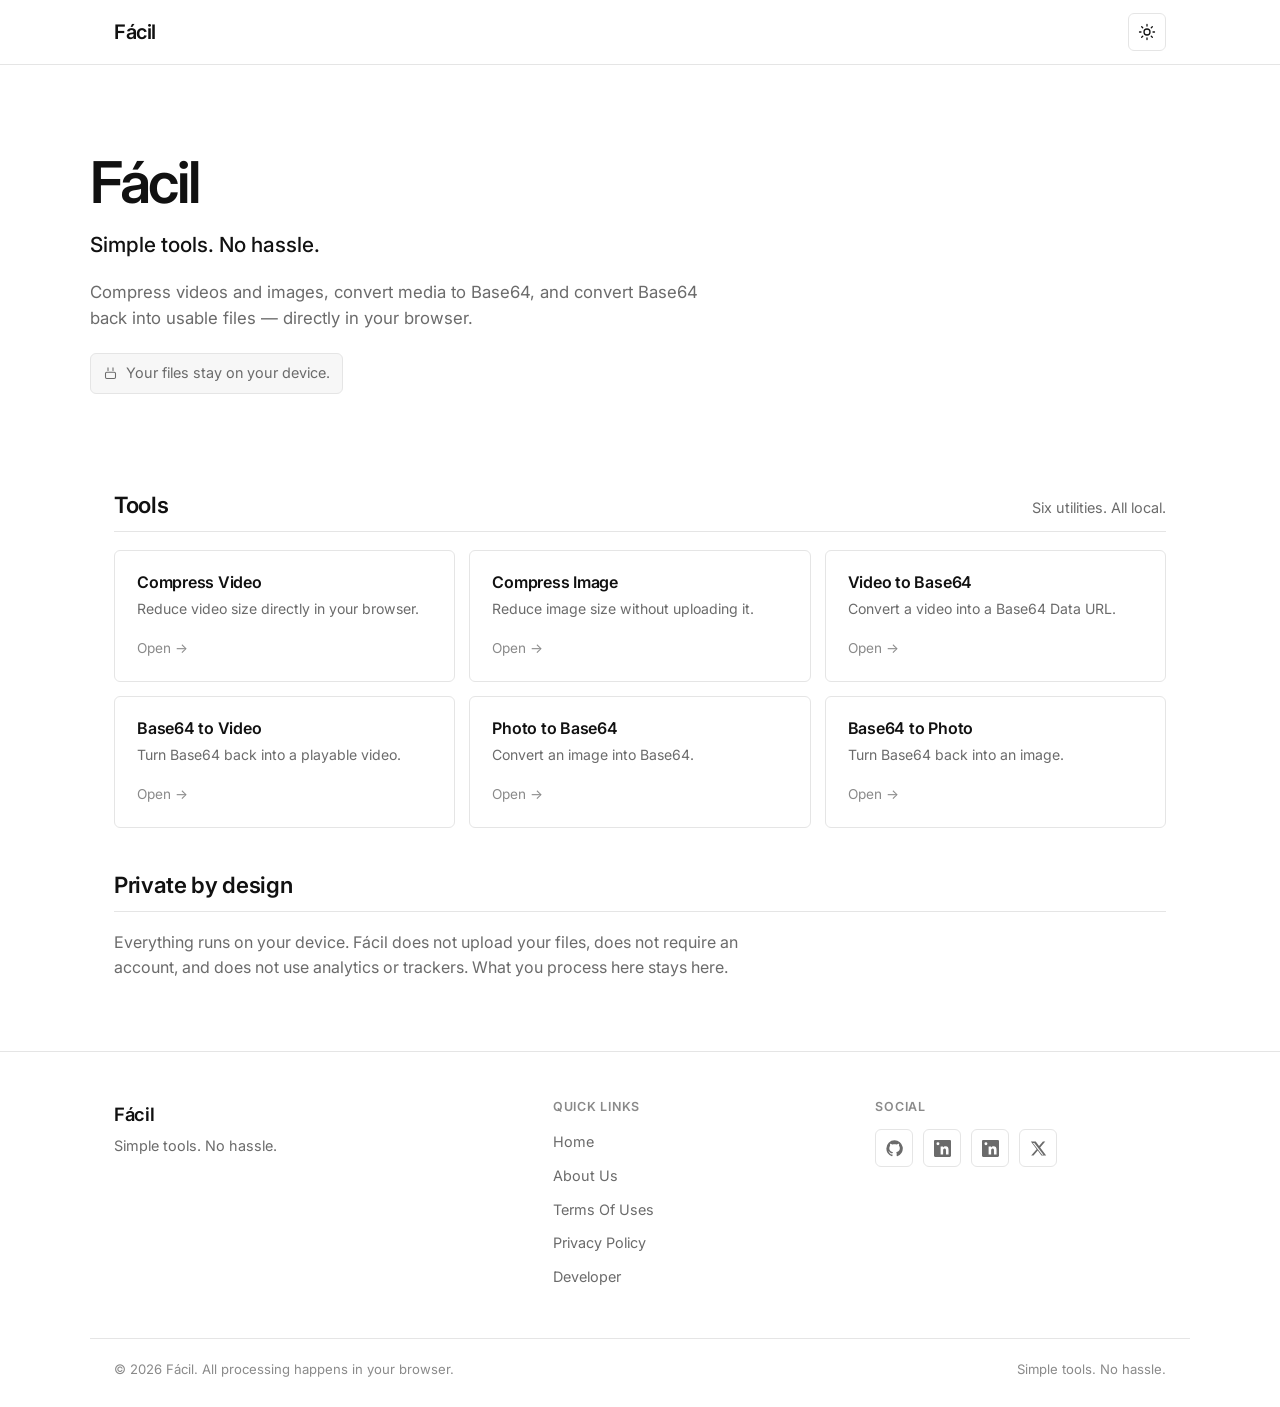
<file: index.html>
<!DOCTYPE html>
<html lang="en" data-theme="light">
<head>
<meta charset="utf-8">
<meta name="viewport" content="width=device-width, initial-scale=1, viewport-fit=cover">
<meta name="theme-color" content="#ffffff">
<meta name="description" content="Compress videos and images and convert media to and from Base64 directly in your browser. No uploads, no accounts.">
<title>Fácil — Simple Video &amp; Image Tools</title>
<link rel="icon" href="favicon.svg" type="image/svg+xml">
<script>(function(){try{var t=localStorage.getItem("facil-theme");if(!t)t=window.matchMedia("(prefers-color-scheme: dark)").matches?"dark":"light";document.documentElement.setAttribute("data-theme",t)}catch(e){}})()</script>
<link rel="preconnect" href="https://fonts.googleapis.com">
<link rel="preconnect" href="https://fonts.gstatic.com" crossorigin>
<link rel="stylesheet" href="https://fonts.googleapis.com/css2?family=Inter:wght@400;500;600;700&display=swap">
<link rel="stylesheet" href="styles.css">
</head>
<body>
<a class="skip-link" href="#main">Skip to content</a>

<header class="site-header">
  <div class="container header-inner">
    <a class="brand" href="index.html">Fácil</a>
    <button class="icon-btn" id="themeToggle" type="button" aria-label="Toggle dark mode" title="Toggle theme">
      <svg viewBox="0 0 24 24" fill="none" stroke="currentColor" stroke-width="1.7" stroke-linecap="round" stroke-linejoin="round" aria-hidden="true">
        <circle cx="12" cy="12" r="4"></circle>
        <path d="M12 2v2M12 20v2M4.9 4.9l1.4 1.4M17.7 17.7l1.4 1.4M2 12h2M20 12h2M4.9 19.1l1.4-1.4M17.7 6.3l1.4-1.4"></path>
      </svg>
    </button>
  </div>
</header>

<main id="main">

  <!-- ================= HOME ================= -->
  <section id="homeView">
    <div class="container hero">
      <h1>Fácil</h1>
      <p class="tagline">Simple tools. No hassle.</p>
      <p class="lead">Compress videos and images, convert media to Base64, and convert Base64 back into usable files — directly in your browser.</p>
      <p class="privacy-line">
        <svg viewBox="0 0 24 24" fill="none" stroke="currentColor" stroke-width="1.7" stroke-linecap="round" stroke-linejoin="round" aria-hidden="true"><rect x="4" y="10" width="16" height="10" rx="2"/><line x1="8" y1="7" x2="8" y2="3"/><line x1="16" y1="7" x2="16" y2="3"/></svg>
        Your files stay on your device.
      </p>
    </div>

    <div class="container">
      <div class="section-head">
        <h2>Tools</h2>
        <p>Six utilities. All local.</p>
      </div>
      <div class="tool-grid">
        <button class="tool-card" data-tool="compress-video" type="button">
          <h3>Compress Video</h3>
          <p>Reduce video size directly in your browser.</p>
          <span class="card-arrow">Open &rarr;</span>
        </button>
        <button class="tool-card" data-tool="compress-image" type="button">
          <h3>Compress Image</h3>
          <p>Reduce image size without uploading it.</p>
          <span class="card-arrow">Open &rarr;</span>
        </button>
        <button class="tool-card" data-tool="video-to-base64" type="button">
          <h3>Video to Base64</h3>
          <p>Convert a video into a Base64 Data URL.</p>
          <span class="card-arrow">Open &rarr;</span>
        </button>
        <button class="tool-card" data-tool="base64-to-video" type="button">
          <h3>Base64 to Video</h3>
          <p>Turn Base64 back into a playable video.</p>
          <span class="card-arrow">Open &rarr;</span>
        </button>
        <button class="tool-card" data-tool="photo-to-base64" type="button">
          <h3>Photo to Base64</h3>
          <p>Convert an image into Base64.</p>
          <span class="card-arrow">Open &rarr;</span>
        </button>
        <button class="tool-card" data-tool="base64-to-photo" type="button">
          <h3>Base64 to Photo</h3>
          <p>Turn Base64 back into an image.</p>
          <span class="card-arrow">Open &rarr;</span>
        </button>
      </div>

      <div class="section-head">
        <h2>Private by design</h2>
      </div>
      <p style="max-width:660px">Everything runs on your device. Fácil does not upload your files, does not require an account, and does not use analytics or trackers. What you process here stays here.</p>
    </div>
  </section>

  <!-- ================= VIDEO COMPRESSOR ================= -->
  <section class="tool-view" id="tool-compress-video" hidden>
    <div class="container">
      <a class="back-link" href="#home">&larr; All tools</a>
      <h1>Compress Video</h1>
      <p class="tool-sub">Reduce a video's file size in your browser. Choose a target size and Fácil encodes a new version locally. Nothing is uploaded.</p>

      <div class="two-col">
        <div class="panel">
          <div class="field">
            <label for="vc-file">Select video</label>
            <input id="vc-file" type="file" accept="video/mp4,video/webm,video/quicktime,video/x-m4v,video/*">
            <p class="help">MP4, WebM, MOV, M4V and other browser-supported formats.</p>
          </div>

          <div class="file-info" id="vc-info" hidden>
            <p class="file-name" id="vc-name">—</p>
            <dl>
              <dt>Size</dt><dd id="vc-size">—</dd>
              <dt>Duration</dt><dd id="vc-duration">—</dd>
              <dt>Resolution</dt><dd id="vc-res">—</dd>
              <dt>Format</dt><dd id="vc-format">—</dd>
            </dl>
          </div>

          <div id="vc-controls" hidden>
            <div class="field">
              <span class="help" style="margin:0 0 6px;display:block;font-weight:500;color:var(--text);font-size:.85rem">Compression Mode</span>
              <div class="chip-row" role="radiogroup" aria-label="Compression mode">
                <label class="chip"><input type="radio" name="vc-mode" value="size" checked>By Size</label>
                <label class="chip"><input type="radio" name="vc-mode" value="quality">By Quality</label>
              </div>
            </div>

            <div class="field" id="vc-size-mode">
              <span class="help" style="margin:0 0 6px;display:block;font-weight:500;color:var(--text);font-size:.85rem">Target size</span>
              <div class="chip-row" role="radiogroup" aria-label="Target size">
                <label class="chip"><input type="radio" name="vc-target" value="30">30 MB</label>
                <label class="chip"><input type="radio" name="vc-target" value="25">25 MB</label>
                <label class="chip"><input type="radio" name="vc-target" value="20">20 MB</label>
                <label class="chip"><input type="radio" name="vc-target" value="custom">Custom</label>
              </div>
            </div>
            <div class="field" id="vc-custom-wrap" hidden>
              <label for="vc-custom">Custom target (MB)</label>
              <input id="vc-custom" type="number" min="0.1" step="0.1" value="15" inputmode="decimal">
            </div>

            <div class="field" id="vc-quality-mode" hidden>
              <label for="vc-quality-slider">Video Quality: <span id="vc-q-val">70</span>%</label>
              <input id="vc-quality-slider" type="range" min="20" max="100" value="70" step="5">
              <p class="help">Lower quality = smaller file. Higher quality = better appearance.</p>
            </div>

            <div class="field">
              <label for="vc-format">Output Format</label>
              <select id="vc-format">
                <option value="video/webm;codecs=vp9,opus">WebM (VP9) - Best compression</option>
                <option value="video/webm;codecs=vp8,opus">WebM (VP8) - Good compression</option>
                <option value="video/mp4">MP4 (H.264) - Wide compatibility</option>
              </select>
              <p class="help">Choose format based on compatibility and compression needs.</p>
            </div>

            <button class="btn btn-primary btn-block" id="vc-run" type="button">Compress Video</button>
          </div>

          <div class="progress-wrap" id="vc-progress" hidden>
            <p class="progress-status" id="vc-status">Preparing video…</p>
            <div class="progress-track"><div class="progress-bar" id="vc-bar"></div></div>
          </div>
          <div class="msg error" id="vc-error" hidden role="alert"></div>
        </div>

        <div>
          <div class="preview-box" id="vc-preview">
            <span class="preview-empty">No video selected</span>
          </div>
          <div class="result-box" id="vc-result" hidden>
            <p class="result-title">Complete</p>
            <div class="result-stats">
              <div class="stat"><div class="k">Original</div><div class="v" id="vc-r-orig">—</div></div>
              <div class="stat"><div class="k">Compressed</div><div class="v" id="vc-r-new">—</div></div>
              <div class="stat"><div class="k">Saved</div><div class="v ok" id="vc-r-saved">—</div></div>
              <div class="stat"><div class="k">Reduction</div><div class="v ok" id="vc-r-pct">—</div></div>
            </div>
            <button class="btn btn-primary btn-block" id="vc-download" type="button">Download Compressed Video</button>
          </div>
          <p class="help mt-16">Compression re-encodes the video in real time, so it takes about as long as the video's duration. The output is a close approximation of your target, not an exact match. WebM formats offer better compression.</p>
        </div>
      </div>
    </div>
  </section>

  <!-- ================= IMAGE COMPRESSOR ================= -->
  <section class="tool-view" id="tool-compress-image" hidden>
    <div class="container">
      <a class="back-link" href="#home">&larr; All tools</a>
      <h1>Compress Image</h1>
      <p class="tool-sub">Shrink an image without uploading it. Pick a quality or aim for a target size, and choose the output format.</p>

      <div class="two-col">
        <div class="panel">
          <div class="field">
            <label for="ic-file">Select image</label>
            <input id="ic-file" type="file" accept="image/jpeg,image/png,image/webp,image/*">
          </div>

          <div class="file-info" id="ic-info" hidden>
            <p class="file-name" id="ic-name">—</p>
            <dl>
              <dt>Size</dt><dd id="ic-size">—</dd>
              <dt>Dimensions</dt><dd id="ic-dims">—</dd>
              <dt>Format</dt><dd id="ic-fmt">—</dd>
            </dl>
          </div>

          <div id="ic-controls" hidden>
            <div class="field">
              <label for="ic-quality">Compression quality: <span id="ic-q-val">80</span>%</label>
              <input id="ic-quality" type="range" min="10" max="100" value="80" step="1">
              <p class="help">Lower quality means a smaller file. Applies to JPEG and WebP.</p>
            </div>
            <div class="field">
              <label for="ic-format">Output format</label>
              <select id="ic-format">
                <option value="image/jpeg">JPEG</option>
                <option value="image/webp">WebP</option>
                <option value="image/png">PNG (lossless)</option>
              </select>
            </div>
            <div class="field">
              <label for="ic-target">Target size (optional, KB)</label>
              <input id="ic-target" type="number" min="1" step="1" placeholder="e.g. 300" inputmode="numeric">
              <p class="help">Leave blank to use the quality slider. Target size is not available for PNG.</p>
            </div>
            <button class="btn btn-primary btn-block" id="ic-run" type="button">Compress Image</button>
          </div>

          <div class="msg error" id="ic-error" hidden role="alert"></div>
        </div>

        <div>
          <div class="preview-box" id="ic-preview">
            <span class="preview-empty">No image selected</span>
          </div>
          <div class="result-box" id="ic-result" hidden>
            <p class="result-title">Complete</p>
            <div class="result-stats">
              <div class="stat"><div class="k">Original</div><div class="v" id="ic-r-orig">—</div></div>
              <div class="stat"><div class="k">Compressed</div><div class="v" id="ic-r-new">—</div></div>
              <div class="stat"><div class="k">Saved</div><div class="v ok" id="ic-r-saved">—</div></div>
              <div class="stat"><div class="k">Reduction</div><div class="v ok" id="ic-r-pct">—</div></div>
            </div>
            <button class="btn btn-primary btn-block" id="ic-download" type="button">Download Compressed Image</button>
          </div>
        </div>
      </div>
    </div>
  </section>

  <!-- ================= VIDEO TO BASE64 ================= -->
  <section class="tool-view" id="tool-video-to-base64" hidden>
    <div class="container">
      <a class="back-link" href="#home">&larr; All tools</a>
      <h1>Video to Base64</h1>
      <p class="tool-sub">Convert a video into a Base64 Data URL, entirely on your device.</p>

      <div class="two-col">
        <div class="panel">
          <div class="field">
            <label for="vb-file">Select video</label>
            <input id="vb-file" type="file" accept="video/*">
          </div>
          <div class="file-info" id="vb-info" hidden>
            <p class="file-name" id="vb-name">—</p>
            <dl>
              <dt>Size</dt><dd id="vb-size">—</dd>
              <dt>Format</dt><dd id="vb-format">—</dd>
            </dl>
          </div>

          <div id="vb-options" hidden>
            <div class="field">
              <label for="vb-chunk-size">Processing Method</label>
              <select id="vb-chunk-size">
                <option value="auto">Auto (recommended)</option>
                <option value="full">Load entire file</option>
                <option value="chunked">Process in chunks (for large files)</option>
              </select>
              <p class="help">Choose 'Chunked' for very large videos to reduce memory usage.</p>
            </div>
          </div>

          <button class="btn btn-primary btn-block" id="vb-run" type="button" hidden>Convert to Base64</button>
          <div class="progress-wrap" id="vb-progress" hidden>
            <p class="progress-status" id="vb-status">Reading file…</p>
            <div class="progress-track"><div class="progress-bar" id="vb-bar"></div></div>
          </div>
          <div class="msg warn" id="vb-warn" hidden>Large videos can produce extremely large Base64 strings (roughly 33% bigger than the file itself). This may use significant memory and the text may be slow to copy.</div>
          <div class="msg error" id="vb-error" hidden role="alert"></div>
        </div>

        <div>
          <div class="field">
            <div class="spread">
              <label for="vb-output">Base64 output</label>
              <span class="count-note" id="vb-count"></span>
            </div>
            <textarea id="vb-output" readonly placeholder="Base64 output appears here…" spellcheck="false" aria-label="Base64 output"></textarea>
          </div>
          <div class="row">
            <button class="btn btn-sm" id="vb-copy" type="button" disabled>Copy</button>
            <button class="btn btn-sm" id="vb-download" type="button" disabled>Download .txt</button>
          </div>
        </div>
      </div>
    </div>
  </section>

  <!-- ================= BASE64 TO VIDEO ================= -->
  <section class="tool-view" id="tool-base64-to-video" hidden>
    <div class="container">
      <a class="back-link" href="#home">&larr; All tools</a>
      <h1>Base64 to Video</h1>
      <p class="tool-sub">Paste a Base64 Data URL or raw Base64 and turn it back into a playable video. Decoding happens locally.</p>

      <div class="two-col">
        <div class="panel">
          <div class="field">
            <label for="bv-input">Base64 input</label>
            <textarea id="bv-input" placeholder="data:video/mp4;base64,… or raw Base64" spellcheck="false"></textarea>
          </div>
          <div class="field">
            <label for="bv-mime">MIME type (if not included in the string)</label>
            <select id="bv-mime">
              <option value="">Auto-detect</option>
              <option value="video/mp4">video/mp4</option>
              <option value="video/webm">video/webm</option>
              <option value="video/quicktime">video/quicktime (MOV)</option>
              <option value="video/x-m4v">video/x-m4v</option>
            </select>
          </div>
          <button class="btn btn-primary btn-block" id="bv-run" type="button">Decode to Video</button>
          <div class="msg error" id="bv-error" hidden role="alert"></div>
        </div>

        <div>
          <div class="file-info" id="bv-info" hidden>
            <p class="file-name" id="bv-name">—</p>
            <dl>
              <dt>Detected format</dt><dd id="bv-format">—</dd>
              <dt>File size</dt><dd id="bv-size">—</dd>
            </dl>
          </div>
          <div class="preview-box" id="bv-preview">
            <span class="preview-empty">No video decoded</span>
          </div>
          <div class="mt-16">
            <button class="btn btn-primary btn-block" id="bv-download" type="button" disabled>Download Video</button>
          </div>
        </div>
      </div>
    </div>
  </section>

  <!-- ================= PHOTO TO BASE64 ================= -->
  <section class="tool-view" id="tool-photo-to-base64" hidden>
    <div class="container">
      <a class="back-link" href="#home">&larr; All tools</a>
      <h1>Photo to Base64</h1>
      <p class="tool-sub">Convert an image into a Base64 Data URL. Nothing leaves your device.</p>

      <div class="two-col">
        <div class="panel">
          <div class="field">
            <label for="pb-file">Select image</label>
            <input id="pb-file" type="file" accept="image/*">
          </div>
          <div class="file-info" id="pb-info" hidden>
            <p class="file-name" id="pb-name">—</p>
            <dl>
              <dt>Size</dt><dd id="pb-size">—</dd>
              <dt>Format</dt><dd id="pb-format">—</dd>
            </dl>
          </div>
          <button class="btn btn-primary btn-block" id="pb-run" type="button" hidden>Convert to Base64</button>
          <div class="msg warn" id="pb-warn" hidden>Very large images produce very long Base64 strings. This may use significant memory.</div>
          <div class="msg error" id="pb-error" hidden role="alert"></div>
        </div>

        <div>
          <div class="preview-box" id="pb-preview">
            <span class="preview-empty">No image selected</span>
          </div>
          <div class="field mt-16">
            <div class="spread">
              <label for="pb-output">Base64 output</label>
              <span class="count-note" id="pb-count"></span>
            </div>
            <textarea id="pb-output" readonly placeholder="Base64 output appears here…" spellcheck="false" aria-label="Base64 output"></textarea>
          </div>
          <div class="row">
            <button class="btn btn-sm" id="pb-copy" type="button" disabled>Copy</button>
            <button class="btn btn-sm" id="pb-download" type="button" disabled>Download .txt</button>
          </div>
        </div>
      </div>
    </div>
  </section>

  <!-- ================= BASE64 TO PHOTO ================= -->
  <section class="tool-view" id="tool-base64-to-photo" hidden>
    <div class="container">
      <a class="back-link" href="#home">&larr; All tools</a>
      <h1>Base64 to Photo</h1>
      <p class="tool-sub">Paste a Base64 Data URL or raw Base64 and decode it back into an image, locally.</p>

      <div class="two-col">
        <div class="panel">
          <div class="field">
            <label for="bp-input">Base64 input</label>
            <textarea id="bp-input" placeholder="data:image/png;base64,… or raw Base64" spellcheck="false"></textarea>
          </div>
          <div class="field">
            <label for="bp-mime">MIME type (if not included in the string)</label>
            <select id="bp-mime">
              <option value="">Auto-detect</option>
              <option value="image/jpeg">image/jpeg</option>
              <option value="image/png">image/png</option>
              <option value="image/webp">image/webp</option>
              <option value="image/gif">image/gif</option>
            </select>
          </div>
          <button class="btn btn-primary btn-block" id="bp-run" type="button">Decode to Image</button>
          <div class="msg error" id="bp-error" hidden role="alert"></div>
        </div>

        <div>
          <div class="file-info" id="bp-info" hidden>
            <p class="file-name" id="bp-name">—</p>
            <dl>
              <dt>Detected format</dt><dd id="bp-format">—</dd>
              <dt>File size</dt><dd id="bp-size">—</dd>
            </dl>
          </div>
          <div class="preview-box" id="bp-preview">
            <span class="preview-empty">No image decoded</span>
          </div>
          <div class="mt-16">
            <button class="btn btn-primary btn-block" id="bp-download" type="button" disabled>Download Image</button>
          </div>
        </div>
      </div>
    </div>
  </section>

</main>

<footer class="site-footer">
  <div class="container footer-grid">
    <div class="footer-brand">
      <span class="brand">Fácil</span>
      <p>Simple tools. No hassle.</p>
    </div>
    <div class="footer-col">
      <h4>Quick Links</h4>
      <ul>
        <li><a href="index.html">Home</a></li>
        <li><a href="about.html">About Us</a></li>
        <li><a href="terms.html">Terms Of Uses</a></li>
        <li><a href="privacy.html">Privacy Policy</a></li>
        <li><a href="developer.html">Developer</a></li>
      </ul>
    </div>
    <div class="footer-col">
      <h4>Social</h4>
      <div class="socials">
        <a href="https://github.com/ItsNobodyX" target="_blank" rel="noopener noreferrer" aria-label="GitHub: Developer profile">
          <svg viewBox="0 0 24 24" fill="currentColor" aria-hidden="true"><path d="M12 .5A11.5 11.5 0 0 0 .5 12a11.5 11.5 0 0 0 7.86 10.92c.58.1.79-.25.79-.56v-2c-3.2.7-3.88-1.54-3.88-1.54-.53-1.36-1.3-1.72-1.3-1.72-1.05-.72.08-.7.08-.7 1.17.08 1.78 1.2 1.78 1.2 1.03 1.77 2.7 1.26 3.36.96.1-.75.4-1.26.73-1.55-2.55-.28-5.23-1.27-5.23-5.65 0-1.25.45-2.27 1.2-3.07-.12-.3-.52-1.42.1-2.97 0 0 .98-.31 3.2 1.19.93-.26 1.92-.39 2.9-.39.99 0 1.97.13 2.9.39 2.22-1.5 3.2-1.19 3.2-1.19.63 1.55.23 2.68.11 2.97.75.8 1.2 1.82 1.2 3.07 0 4.4-2.68 5.37-5.24 5.64.42.36.8 1.07.8 2.15v3.2c0 .31.21.66.79.56A11.5 11.5 0 0 0 12 .5Z"/></svg>
        </a>
        <a href="https://www.linkedin.com/in/nikhil-kumar-31b914341" target="_blank" rel="noopener noreferrer" aria-label="Developer Profile: Follow me">
          <svg viewBox="0 0 24 24" fill="currentColor" aria-hidden="true"><path d="M20.45 20.45h-3.56v-5.57c0-1.33-.02-3.04-1.85-3.04-1.85 0-2.13 1.45-2.13 2.94v5.67H9.35V9h3.42v1.56h.05c.48-.9 1.65-1.84 3.4-1.84 3.63 0 4.31 2.39 4.31 5.5v6.23zM5.57 7.43a2.06 2.06 0 1 1 0-4.12 2.06 2.06 0 0 1 0 4.12zM4.04 20.45h3.06V9H4.04v11.45zM22.22 0H1.77C.8 0 0 .77 0 1.72v20.56C0 23.23.8 24 1.77 24h20.45c.98 0 1.77-.77 1.77-1.72V1.72C24 .77 23.2 0 22.22 0z"/></svg>
        </a>
        <a href="https://www.linkedin.com/company/kimitechnologies/" target="_blank" rel="noopener noreferrer" aria-label="Company Profile: Follow page">
          <svg viewBox="0 0 24 24" fill="currentColor" aria-hidden="true"><path d="M20.45 20.45h-3.56v-5.57c0-1.33-.02-3.04-1.85-3.04-1.85 0-2.13 1.45-2.13 2.94v5.67H9.35V9h3.42v1.56h.05c.48-.9 1.65-1.84 3.4-1.84 3.63 0 4.31 2.39 4.31 5.5v6.23zM5.57 7.43a2.06 2.06 0 1 1 0-4.12 2.06 2.06 0 0 1 0 4.12zM4.04 20.45h3.06V9H4.04v11.45zM22.22 0H1.77C.8 0 0 .77 0 1.72v20.56C0 23.23.8 24 1.77 24h20.45c.98 0 1.77-.77 1.77-1.72V1.72C24 .77 23.2 0 22.22 0z"/></svg>
        </a>
        <a href="https://x.com/mrnooffline" target="_blank" rel="noopener noreferrer" aria-label="Developer Profile: Follow me">
          <svg viewBox="0 0 24 24" fill="currentColor" aria-hidden="true"><path d="M18.24 2.25h3.31l-7.23 8.26 8.5 11.24h-6.66l-5.22-6.82-5.97 6.82H1.66l7.73-8.84L1.25 2.25h6.83l4.71 6.23 5.45-6.23zm-1.15 18.65h1.84L6.03 4.1H4.04l13.05 16.8z"/></svg>
        </a>
      </div>
    </div>
  </div>
  <div class="container footer-bottom">
    <span>© 2026 Fácil. All processing happens in your browser.</span>
    <span>Simple tools. No hassle.</span>
  </div>
</footer>

<script src="script.js" defer></script>
</body>
</html>
</file>
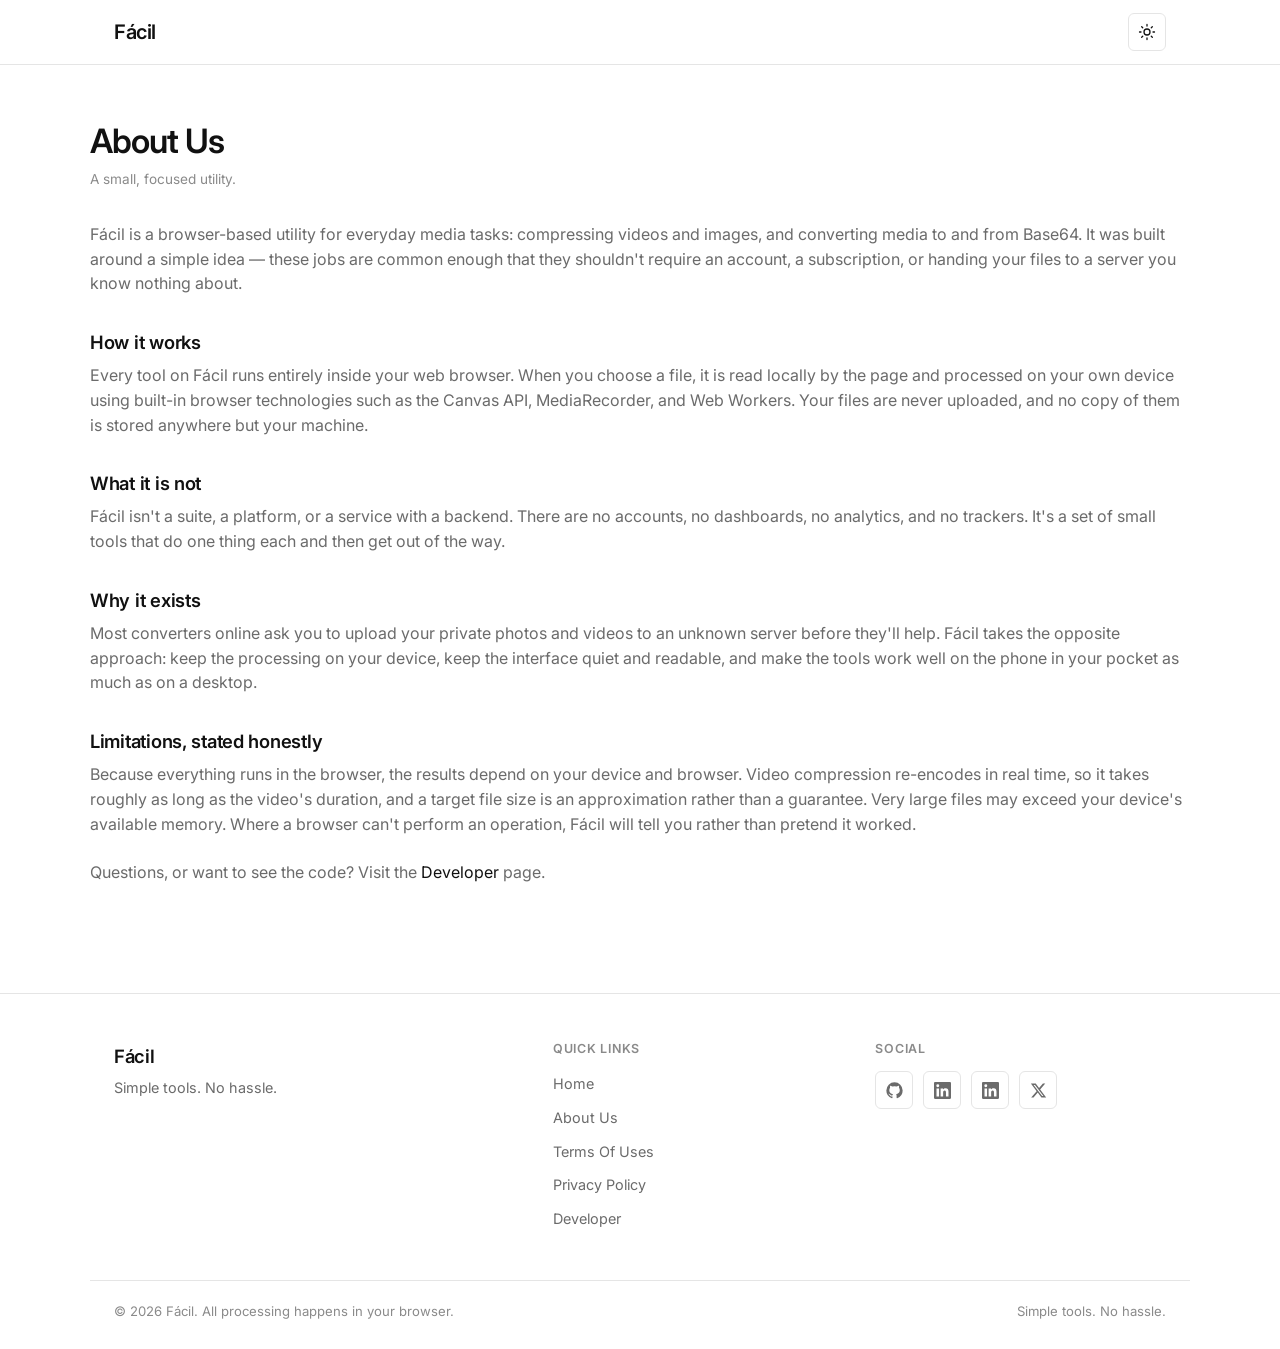
<file: about.html>
<!DOCTYPE html>
<html lang="en" data-theme="light">
<head>
<meta charset="utf-8">
<meta name="viewport" content="width=device-width, initial-scale=1, viewport-fit=cover">
<meta name="theme-color" content="#ffffff">
<meta name="description" content="About Fácil — a small, privacy-first browser utility">
<title>About Us</title>
<link rel="icon" href="favicon.svg" type="image/svg+xml">
<script>(function(){try{var t=localStorage.getItem("facil-theme");if(!t)t=window.matchMedia("(prefers-color-scheme: dark)").matches?"dark":"light";document.documentElement.setAttribute("data-theme",t);}catch(e){}})();</script>
<link rel="preconnect" href="https://fonts.googleapis.com">
<link rel="preconnect" href="https://fonts.gstatic.com" crossorigin>
<link rel="stylesheet" href="https://fonts.googleapis.com/css2?family=Inter:wght@400;500;600;700&display=swap">
<link rel="stylesheet" href="styles.css">
</head>
<body>
<a class="skip-link" href="#main">Skip to content</a>

<header class="site-header">
  <div class="container header-inner">
    <a class="brand" href="index.html">Fácil</a>
    <button class="icon-btn" id="themeToggle" type="button" aria-label="Toggle dark mode" title="Toggle theme">
      <svg viewBox="0 0 24 24" fill="none" stroke="currentColor" stroke-width="1.7" stroke-linecap="round" stroke-linejoin="round" aria-hidden="true">
        <circle cx="12" cy="12" r="4"></circle>
        <path d="M12 2v2M12 20v2M4.9 4.9l1.4 1.4M17.7 17.7l1.4 1.4M2 12h2M20 12h2M4.9 19.1l1.4-1.4M17.7 6.3l1.4-1.4"></path>
      </svg>
    </button>
  </div>
</header>

<main id="main">
  <div class="container page">
    <h1>About Us</h1>
    <p class="updated">A small, focused utility.</p>

    <p>Fácil is a browser-based utility for everyday media tasks: compressing videos and images, and converting media to and from Base64. It was built around a simple idea — these jobs are common enough that they shouldn't require an account, a subscription, or handing your files to a server you know nothing about.</p>

    <h2>How it works</h2>
    <p>Every tool on Fácil runs entirely inside your web browser. When you choose a file, it is read locally by the page and processed on your own device using built-in browser technologies such as the Canvas API, MediaRecorder, and Web Workers. Your files are never uploaded, and no copy of them is stored anywhere but your machine.</p>

    <h2>What it is not</h2>
    <p>Fácil isn't a suite, a platform, or a service with a backend. There are no accounts, no dashboards, no analytics, and no trackers. It's a set of small tools that do one thing each and then get out of the way.</p>

    <h2>Why it exists</h2>
    <p>Most converters online ask you to upload your private photos and videos to an unknown server before they'll help. Fácil takes the opposite approach: keep the processing on your device, keep the interface quiet and readable, and make the tools work well on the phone in your pocket as much as on a desktop.</p>

    <h2>Limitations, stated honestly</h2>
    <p>Because everything runs in the browser, the results depend on your device and browser. Video compression re-encodes in real time, so it takes roughly as long as the video's duration, and a target file size is an approximation rather than a guarantee. Very large files may exceed your device's available memory. Where a browser can't perform an operation, Fácil will tell you rather than pretend it worked.</p>

    <p class="mt-24">Questions, or want to see the code? Visit the <a href="developer.html">Developer</a> page.</p>
  </div>
</main>

<footer class="site-footer">
  <div class="container footer-grid">
    <div class="footer-brand">
      <span class="brand">Fácil</span>
      <p>Simple tools. No hassle.</p>
    </div>
    <div class="footer-col">
      <h4>Quick Links</h4>
      <ul>
        <li><a href="index.html">Home</a></li>
        <li><a href="about.html">About Us</a></li>
        <li><a href="terms.html">Terms Of Uses</a></li>
        <li><a href="privacy.html">Privacy Policy</a></li>
        <li><a href="developer.html">Developer</a></li>
      </ul>
    </div>
    <div class="footer-col">
      <h4>Social</h4>
      <div class="socials">
        <a href="https://github.com/ItsNobodyX" target="_blank" rel="noopener noreferrer" aria-label="GitHub: Developer profile">
          <svg viewBox="0 0 24 24" fill="currentColor" aria-hidden="true"><path d="M12 .5A11.5 11.5 0 0 0 .5 12a11.5 11.5 0 0 0 7.86 10.92c.58.1.79-.25.79-.56v-2c-3.2.7-3.88-1.54-3.88-1.54-.53-1.34-1.29-1.7-1.29-1.7-1.05-.72.08-.7.08-.7 1.16.08 1.77 1.2 1.77 1.2 1.03 1.77 2.7 1.26 3.36.96.1-.75.4-1.26.73-1.55-2.55-.29-5.24-1.28-5.24-5.7 0-1.26.45-2.29 1.19-3.1-.12-.29-.52-1.46.11-3.05 0 0 .97-.31 3.18 1.18a11 11 0 0 1 5.8 0c2.2-1.49 3.17-1.18 3.17-1.18.63 1.59.23 2.76.11 3.05.74.81 1.19 1.84 1.19 3.1 0 4.43-2.7 5.4-5.26 5.69.41.36.78 1.06.78 2.14v3.17c0 .31.2.67.8.56A11.5 11.5 0 0 0 23.5 12 11.5 11.5 0 0 0 12 .5Z"/></svg>
        </a>
        <a href="https://www.linkedin.com/in/nikhil-kumar-31b914341" target="_blank" rel="noopener noreferrer" aria-label="Developer Profile: Follow me">
          <svg viewBox="0 0 24 24" fill="currentColor" aria-hidden="true"><path d="M20.45 20.45h-3.56v-5.57c0-1.33-.02-3.04-1.85-3.04-1.85 0-2.13 1.45-2.13 2.94v5.67H9.35V9h3.42v1.56h.05c.48-.9 1.64-1.85 3.37-1.85 3.6 0 4.27 2.37 4.27 5.46v6.28ZM5.34 7.43a2.06 2.06 0 1 1 0-4.13 2.06 2.06 0 0 1 0 4.13ZM7.12 20.45H3.55V9h3.57v11.45ZM22.22 0H1.77C.79 0 0 .77 0 1.73v20.54C0 23.23.79 24 1.77 24h20.45c.98 0 1.78-.77 1.78-1.73V1.73C24 .77 23.2 0 22.22 0Z"/></svg>
        </a>
        <a href="https://www.linkedin.com/company/kimitechnologies/" target="_blank" rel="noopener noreferrer" aria-label="Company Profile: Follow page">
          <svg viewBox="0 0 24 24" fill="currentColor" aria-hidden="true"><path d="M20.45 20.45h-3.56v-5.57c0-1.33-.02-3.04-1.85-3.04-1.85 0-2.13 1.45-2.13 2.94v5.67H9.35V9h3.42v1.56h.05c.48-.9 1.64-1.85 3.37-1.85 3.6 0 4.27 2.37 4.27 5.46v6.28ZM5.34 7.43a2.06 2.06 0 1 1 0-4.13 2.06 2.06 0 0 1 0 4.13ZM7.12 20.45H3.55V9h3.57v11.45ZM22.22 0H1.77C.79 0 0 .77 0 1.73v20.54C0 23.23.79 24 1.77 24h20.45c.98 0 1.78-.77 1.78-1.73V1.73C24 .77 23.2 0 22.22 0Z"/></svg>
        </a>
        <a href="https://x.com/mrnooffline" target="_blank" rel="noopener noreferrer" aria-label="Developer Profile: Follow me">
          <svg viewBox="0 0 24 24" fill="currentColor" aria-hidden="true"><path d="M18.24 2.25h3.31l-7.23 8.26 8.5 11.24h-6.66l-5.22-6.82-5.97 6.82H1.66l7.73-8.84L1.25 2.25h6.83l4.71 6.23 5.45-6.23Zm-1.16 17.52h1.83L7.02 4.13H5.06l12.02 15.64Z"/></svg>
        </a>
      </div>
    </div>
  </div>
  <div class="container footer-bottom">
    <span>© 2026 Fácil. All processing happens in your browser.</span>
    <span>Simple tools. No hassle.</span>
  </div>
</footer>

<script src="script.js" defer></script>
</body>
</html>
</file>
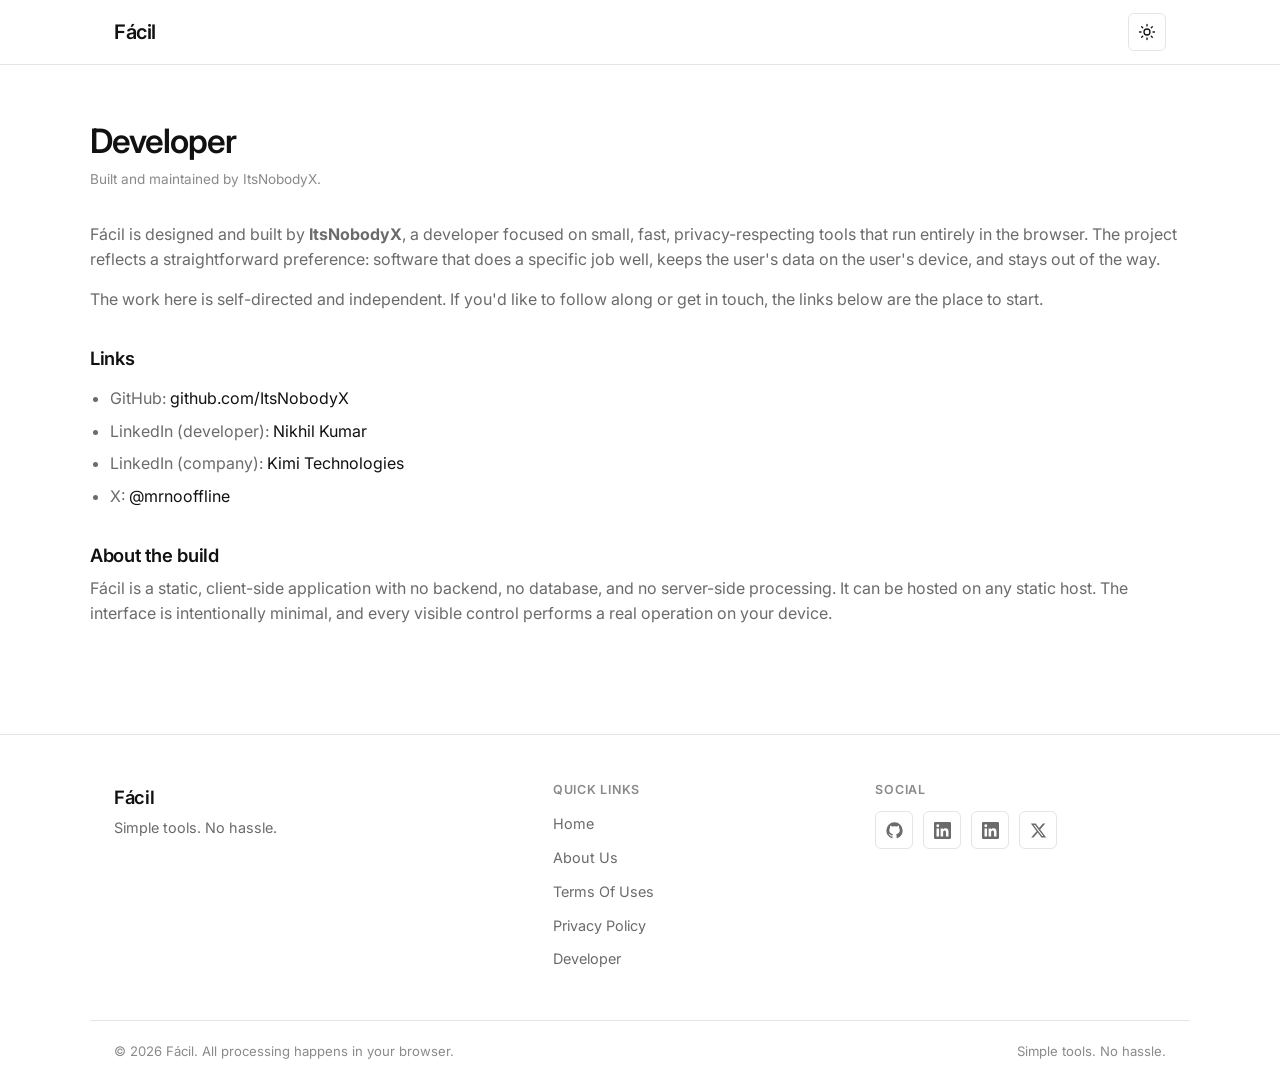
<file: developer.html>
<!DOCTYPE html>
<html lang="en" data-theme="light">
<head>
<meta charset="utf-8">
<meta name="viewport" content="width=device-width, initial-scale=1, viewport-fit=cover">
<meta name="theme-color" content="#ffffff">
<meta name="description" content="Fácil — Developer">
<title>Developer</title>
<link rel="icon" href="favicon.svg" type="image/svg+xml">
<script>(function(){try{var t=localStorage.getItem("facil-theme");if(!t)t=window.matchMedia("(prefers-color-scheme: dark)").matches?"dark":"light";document.documentElement.setAttribute("data-theme",t);}catch(e){}})();</script>
<link rel="preconnect" href="https://fonts.googleapis.com">
<link rel="preconnect" href="https://fonts.gstatic.com" crossorigin>
<link rel="stylesheet" href="https://fonts.googleapis.com/css2?family=Inter:wght@400;500;600;700&display=swap">
<link rel="stylesheet" href="styles.css">
</head>
<body>
<a class="skip-link" href="#main">Skip to content</a>

<header class="site-header">
  <div class="container header-inner">
    <a class="brand" href="index.html">Fácil</a>
    <button class="icon-btn" id="themeToggle" type="button" aria-label="Toggle dark mode" title="Toggle theme">
      <svg viewBox="0 0 24 24" fill="none" stroke="currentColor" stroke-width="1.7" stroke-linecap="round" stroke-linejoin="round" aria-hidden="true">
        <circle cx="12" cy="12" r="4"></circle>
        <path d="M12 2v2M12 20v2M4.9 4.9l1.4 1.4M17.7 17.7l1.4 1.4M2 12h2M20 12h2M4.9 19.1l1.4-1.4M17.7 6.3l1.4-1.4"></path>
      </svg>
    </button>
  </div>
</header>

<main id="main">
  <div class="container page">
    <h1>Developer</h1>
    <p class="updated">Built and maintained by ItsNobodyX.</p>

    <p>Fácil is designed and built by <strong>ItsNobodyX</strong>, a developer focused on small, fast, privacy-respecting tools that run entirely in the browser. The project reflects a straightforward preference: software that does a specific job well, keeps the user's data on the user's device, and stays out of the way.</p>

    <p>The work here is self-directed and independent. If you'd like to follow along or get in touch, the links below are the place to start.</p>

    <h2>Links</h2>
    <ul>
      <li>GitHub: <a href="https://github.com/ItsNobodyX" target="_blank" rel="noopener noreferrer">github.com/ItsNobodyX</a></li>
      <li>LinkedIn (developer): <a href="https://www.linkedin.com/in/nikhil-kumar-31b914341" target="_blank" rel="noopener noreferrer">Nikhil Kumar</a></li>
      <li>LinkedIn (company): <a href="https://www.linkedin.com/company/kimitechnologies/" target="_blank" rel="noopener noreferrer">Kimi Technologies</a></li>
      <li>X: <a href="https://x.com/mrnooffline" target="_blank" rel="noopener noreferrer">@mrnooffline</a></li>
    </ul>

    <h2>About the build</h2>
    <p>Fácil is a static, client-side application with no backend, no database, and no server-side processing. It can be hosted on any static host. The interface is intentionally minimal, and every visible control performs a real operation on your device.</p>
  </div>
</main>

<footer class="site-footer">
  <div class="container footer-grid">
    <div class="footer-brand">
      <span class="brand">Fácil</span>
      <p>Simple tools. No hassle.</p>
    </div>
    <div class="footer-col">
      <h4>Quick Links</h4>
      <ul>
        <li><a href="index.html">Home</a></li>
        <li><a href="about.html">About Us</a></li>
        <li><a href="terms.html">Terms Of Uses</a></li>
        <li><a href="privacy.html">Privacy Policy</a></li>
        <li><a href="developer.html">Developer</a></li>
      </ul>
    </div>
    <div class="footer-col">
      <h4>Social</h4>
      <div class="socials">
        <a href="https://github.com/ItsNobodyX" target="_blank" rel="noopener noreferrer" aria-label="GitHub: Developer profile">
          <svg viewBox="0 0 24 24" fill="currentColor" aria-hidden="true"><path d="M12 .5A11.5 11.5 0 0 0 .5 12a11.5 11.5 0 0 0 7.86 10.92c.58.1.79-.25.79-.56v-2c-3.2.7-3.88-1.54-3.88-1.54-.53-1.34-1.29-1.7-1.29-1.7-1.05-.72.08-.7.08-.7 1.16.08 1.77 1.2 1.77 1.2 1.03 1.77 2.7 1.26 3.36.96.1-.75.4-1.26.73-1.55-2.55-.29-5.24-1.28-5.24-5.7 0-1.26.45-2.29 1.19-3.1-.12-.29-.52-1.46.11-3.05 0 0 .97-.31 3.18 1.18a11 11 0 0 1 5.8 0c2.2-1.49 3.17-1.18 3.17-1.18.63 1.59.23 2.76.11 3.05.74.81 1.19 1.84 1.19 3.1 0 4.43-2.7 5.4-5.26 5.69.41.36.78 1.06.78 2.14v3.17c0 .31.2.67.8.56A11.5 11.5 0 0 0 23.5 12 11.5 11.5 0 0 0 12 .5Z"/></svg>
        </a>
        <a href="https://www.linkedin.com/in/nikhil-kumar-31b914341" target="_blank" rel="noopener noreferrer" aria-label="Developer Profile: Follow me">
          <svg viewBox="0 0 24 24" fill="currentColor" aria-hidden="true"><path d="M20.45 20.45h-3.56v-5.57c0-1.33-.02-3.04-1.85-3.04-1.85 0-2.13 1.45-2.13 2.94v5.67H9.35V9h3.42v1.56h.05c.48-.9 1.64-1.85 3.37-1.85 3.6 0 4.27 2.37 4.27 5.46v6.28ZM5.34 7.43a2.06 2.06 0 1 1 0-4.13 2.06 2.06 0 0 1 0 4.13ZM7.12 20.45H3.55V9h3.57v11.45ZM22.22 0H1.77C.79 0 0 .77 0 1.73v20.54C0 23.23.79 24 1.77 24h20.45c.98 0 1.78-.77 1.78-1.73V1.73C24 .77 23.2 0 22.22 0Z"/></svg>
        </a>
        <a href="https://www.linkedin.com/company/kimitechnologies/" target="_blank" rel="noopener noreferrer" aria-label="Company Profile: Follow page">
          <svg viewBox="0 0 24 24" fill="currentColor" aria-hidden="true"><path d="M20.45 20.45h-3.56v-5.57c0-1.33-.02-3.04-1.85-3.04-1.85 0-2.13 1.45-2.13 2.94v5.67H9.35V9h3.42v1.56h.05c.48-.9 1.64-1.85 3.37-1.85 3.6 0 4.27 2.37 4.27 5.46v6.28ZM5.34 7.43a2.06 2.06 0 1 1 0-4.13 2.06 2.06 0 0 1 0 4.13ZM7.12 20.45H3.55V9h3.57v11.45ZM22.22 0H1.77C.79 0 0 .77 0 1.73v20.54C0 23.23.79 24 1.77 24h20.45c.98 0 1.78-.77 1.78-1.73V1.73C24 .77 23.2 0 22.22 0Z"/></svg>
        </a>
        <a href="https://x.com/mrnooffline" target="_blank" rel="noopener noreferrer" aria-label="Developer Profile: Follow me">
          <svg viewBox="0 0 24 24" fill="currentColor" aria-hidden="true"><path d="M18.24 2.25h3.31l-7.23 8.26 8.5 11.24h-6.66l-5.22-6.82-5.97 6.82H1.66l7.73-8.84L1.25 2.25h6.83l4.71 6.23 5.45-6.23Zm-1.16 17.52h1.83L7.02 4.13H5.06l12.02 15.64Z"/></svg>
        </a>
      </div>
    </div>
  </div>
  <div class="container footer-bottom">
    <span>© 2026 Fácil. All processing happens in your browser.</span>
    <span>Simple tools. No hassle.</span>
  </div>
</footer>

<script src="script.js" defer></script>
</body>
</html>
</file>
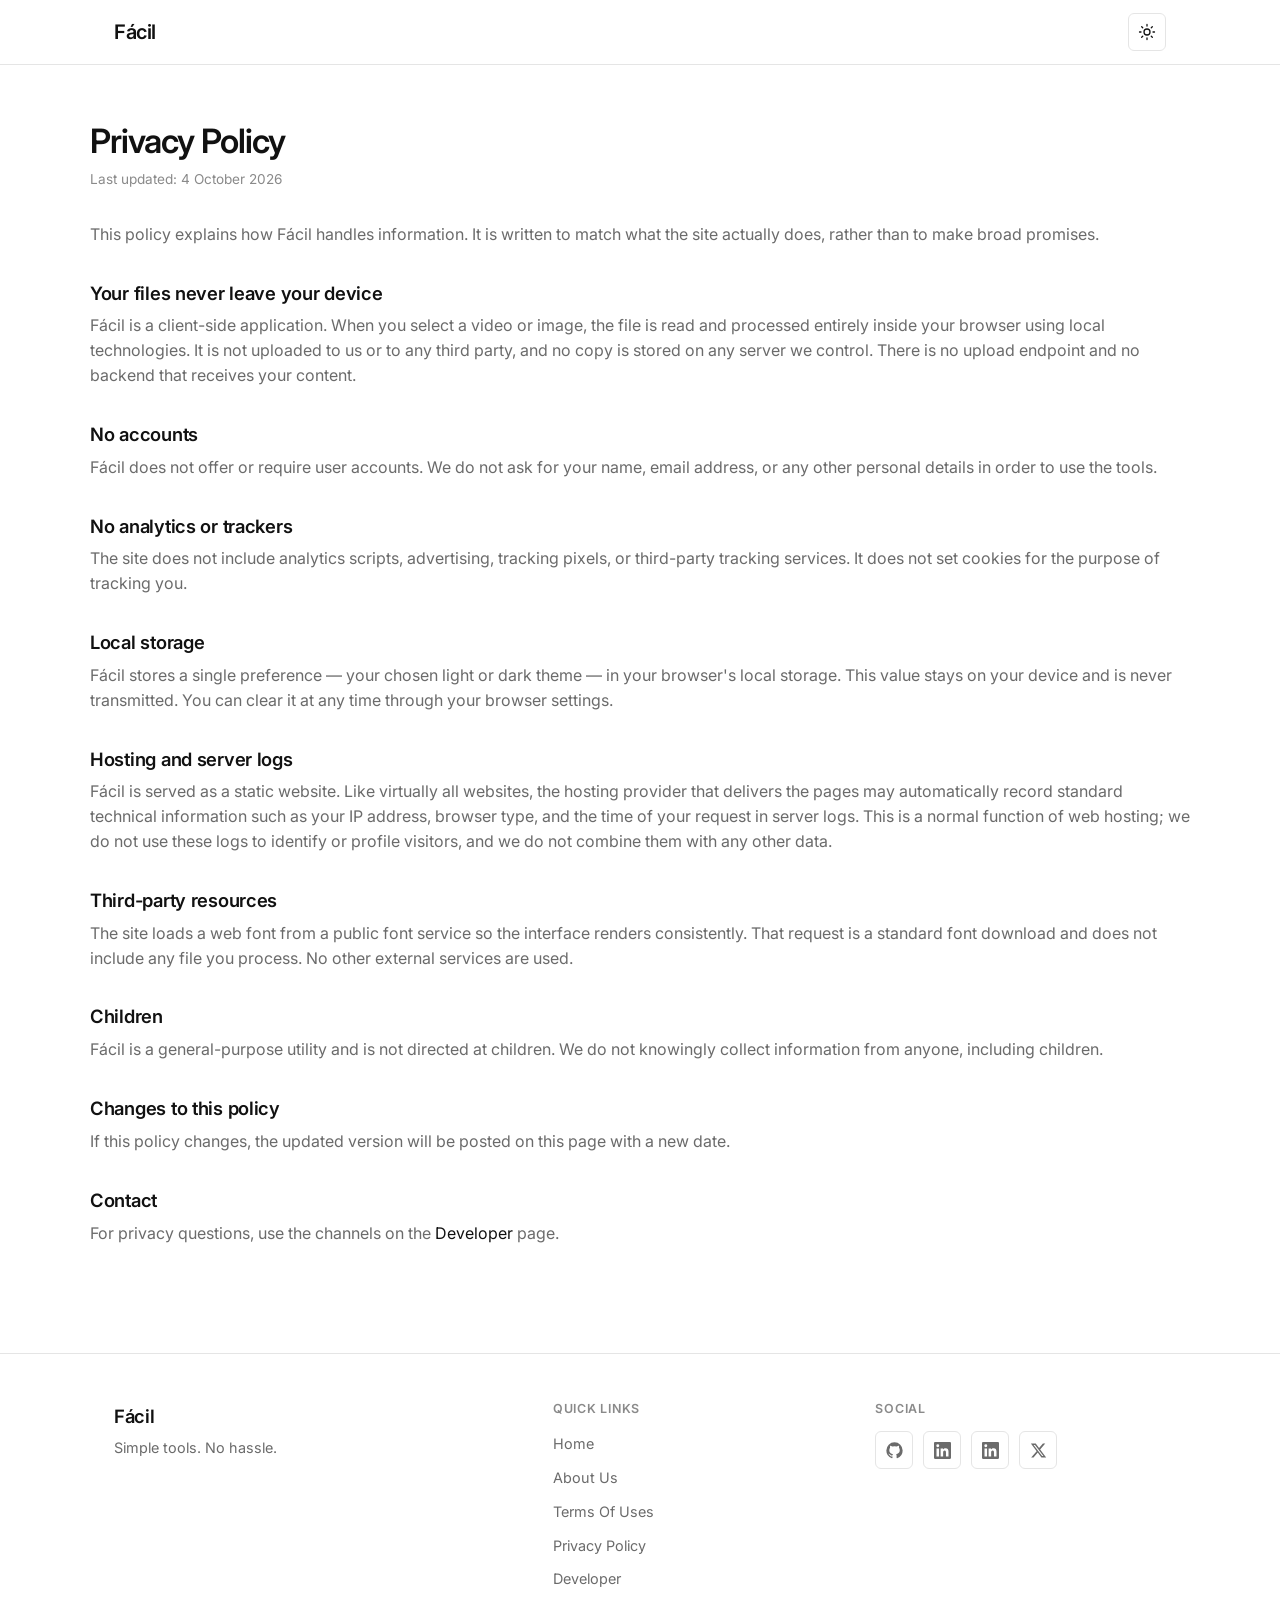
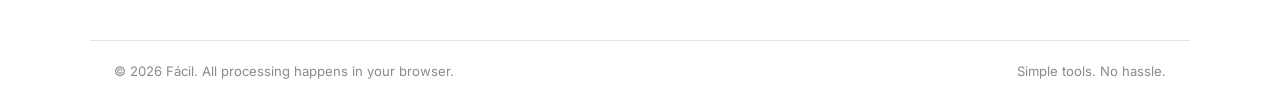
<file: privacy.html>
<!DOCTYPE html>
<html lang="en" data-theme="light">
<head>
<meta charset="utf-8">
<meta name="viewport" content="width=device-width, initial-scale=1, viewport-fit=cover">
<meta name="theme-color" content="#ffffff">
<meta name="description" content="Fácil — Privacy Policy">
<title>Privacy Policy</title>
<link rel="icon" href="favicon.svg" type="image/svg+xml">
<script>(function(){try{var t=localStorage.getItem("facil-theme");if(!t)t=window.matchMedia("(prefers-color-scheme: dark)").matches?"dark":"light";document.documentElement.setAttribute("data-theme",t);}catch(e){}})();</script>
<link rel="preconnect" href="https://fonts.googleapis.com">
<link rel="preconnect" href="https://fonts.gstatic.com" crossorigin>
<link rel="stylesheet" href="https://fonts.googleapis.com/css2?family=Inter:wght@400;500;600;700&display=swap">
<link rel="stylesheet" href="styles.css">
</head>
<body>
<a class="skip-link" href="#main">Skip to content</a>

<header class="site-header">
  <div class="container header-inner">
    <a class="brand" href="index.html">Fácil</a>
    <button class="icon-btn" id="themeToggle" type="button" aria-label="Toggle dark mode" title="Toggle theme">
      <svg viewBox="0 0 24 24" fill="none" stroke="currentColor" stroke-width="1.7" stroke-linecap="round" stroke-linejoin="round" aria-hidden="true">
        <circle cx="12" cy="12" r="4"></circle>
        <path d="M12 2v2M12 20v2M4.9 4.9l1.4 1.4M17.7 17.7l1.4 1.4M2 12h2M20 12h2M4.9 19.1l1.4-1.4M17.7 6.3l1.4-1.4"></path>
      </svg>
    </button>
  </div>
</header>

<main id="main">
  <div class="container page">
    <h1>Privacy Policy</h1>
    <p class="updated">Last updated: 4 October 2026</p>

    <p>This policy explains how Fácil handles information. It is written to match what the site actually does, rather than to make broad promises.</p>

    <h2>Your files never leave your device</h2>
    <p>Fácil is a client-side application. When you select a video or image, the file is read and processed entirely inside your browser using local technologies. It is not uploaded to us or to any third party, and no copy is stored on any server we control. There is no upload endpoint and no backend that receives your content.</p>

    <h2>No accounts</h2>
    <p>Fácil does not offer or require user accounts. We do not ask for your name, email address, or any other personal details in order to use the tools.</p>

    <h2>No analytics or trackers</h2>
    <p>The site does not include analytics scripts, advertising, tracking pixels, or third-party tracking services. It does not set cookies for the purpose of tracking you.</p>

    <h2>Local storage</h2>
    <p>Fácil stores a single preference — your chosen light or dark theme — in your browser's local storage. This value stays on your device and is never transmitted. You can clear it at any time through your browser settings.</p>

    <h2>Hosting and server logs</h2>
    <p>Fácil is served as a static website. Like virtually all websites, the hosting provider that delivers the pages may automatically record standard technical information such as your IP address, browser type, and the time of your request in server logs. This is a normal function of web hosting; we do not use these logs to identify or profile visitors, and we do not combine them with any other data.</p>

    <h2>Third-party resources</h2>
    <p>The site loads a web font from a public font service so the interface renders consistently. That request is a standard font download and does not include any file you process. No other external services are used.</p>

    <h2>Children</h2>
    <p>Fácil is a general-purpose utility and is not directed at children. We do not knowingly collect information from anyone, including children.</p>

    <h2>Changes to this policy</h2>
    <p>If this policy changes, the updated version will be posted on this page with a new date.</p>

    <h2>Contact</h2>
    <p>For privacy questions, use the channels on the <a href="developer.html">Developer</a> page.</p>
  </div>
</main>

<footer class="site-footer">
  <div class="container footer-grid">
    <div class="footer-brand">
      <span class="brand">Fácil</span>
      <p>Simple tools. No hassle.</p>
    </div>
    <div class="footer-col">
      <h4>Quick Links</h4>
      <ul>
        <li><a href="index.html">Home</a></li>
        <li><a href="about.html">About Us</a></li>
        <li><a href="terms.html">Terms Of Uses</a></li>
        <li><a href="privacy.html">Privacy Policy</a></li>
        <li><a href="developer.html">Developer</a></li>
      </ul>
    </div>
    <div class="footer-col">
      <h4>Social</h4>
      <div class="socials">
        <a href="https://github.com/ItsNobodyX" target="_blank" rel="noopener noreferrer" aria-label="GitHub: Developer profile">
          <svg viewBox="0 0 24 24" fill="currentColor" aria-hidden="true"><path d="M12 .5A11.5 11.5 0 0 0 .5 12a11.5 11.5 0 0 0 7.86 10.92c.58.1.79-.25.79-.56v-2c-3.2.7-3.88-1.54-3.88-1.54-.53-1.34-1.29-1.7-1.29-1.7-1.05-.72.08-.7.08-.7 1.16.08 1.77 1.2 1.77 1.2 1.03 1.77 2.7 1.26 3.36.96.1-.75.4-1.26.73-1.55-2.55-.29-5.24-1.28-5.24-5.7 0-1.26.45-2.29 1.19-3.1-.12-.29-.52-1.46.11-3.05 0 0 .97-.31 3.18 1.18a11 11 0 0 1 5.8 0c2.2-1.49 3.17-1.18 3.17-1.18.63 1.59.23 2.76.11 3.05.74.81 1.19 1.84 1.19 3.1 0 4.43-2.7 5.4-5.26 5.69.41.36.78 1.06.78 2.14v3.17c0 .31.2.67.8.56A11.5 11.5 0 0 0 23.5 12 11.5 11.5 0 0 0 12 .5Z"/></svg>
        </a>
        <a href="https://www.linkedin.com/in/nikhil-kumar-31b914341" target="_blank" rel="noopener noreferrer" aria-label="Developer Profile: Follow me">
          <svg viewBox="0 0 24 24" fill="currentColor" aria-hidden="true"><path d="M20.45 20.45h-3.56v-5.57c0-1.33-.02-3.04-1.85-3.04-1.85 0-2.13 1.45-2.13 2.94v5.67H9.35V9h3.42v1.56h.05c.48-.9 1.64-1.85 3.37-1.85 3.6 0 4.27 2.37 4.27 5.46v6.28ZM5.34 7.43a2.06 2.06 0 1 1 0-4.13 2.06 2.06 0 0 1 0 4.13ZM7.12 20.45H3.55V9h3.57v11.45ZM22.22 0H1.77C.79 0 0 .77 0 1.73v20.54C0 23.23.79 24 1.77 24h20.45c.98 0 1.78-.77 1.78-1.73V1.73C24 .77 23.2 0 22.22 0Z"/></svg>
        </a>
        <a href="https://www.linkedin.com/company/kimitechnologies/" target="_blank" rel="noopener noreferrer" aria-label="Company Profile: Follow page">
          <svg viewBox="0 0 24 24" fill="currentColor" aria-hidden="true"><path d="M20.45 20.45h-3.56v-5.57c0-1.33-.02-3.04-1.85-3.04-1.85 0-2.13 1.45-2.13 2.94v5.67H9.35V9h3.42v1.56h.05c.48-.9 1.64-1.85 3.37-1.85 3.6 0 4.27 2.37 4.27 5.46v6.28ZM5.34 7.43a2.06 2.06 0 1 1 0-4.13 2.06 2.06 0 0 1 0 4.13ZM7.12 20.45H3.55V9h3.57v11.45ZM22.22 0H1.77C.79 0 0 .77 0 1.73v20.54C0 23.23.79 24 1.77 24h20.45c.98 0 1.78-.77 1.78-1.73V1.73C24 .77 23.2 0 22.22 0Z"/></svg>
        </a>
        <a href="https://x.com/mrnooffline" target="_blank" rel="noopener noreferrer" aria-label="Developer Profile: Follow me">
          <svg viewBox="0 0 24 24" fill="currentColor" aria-hidden="true"><path d="M18.24 2.25h3.31l-7.23 8.26 8.5 11.24h-6.66l-5.22-6.82-5.97 6.82H1.66l7.73-8.84L1.25 2.25h6.83l4.71 6.23 5.45-6.23Zm-1.16 17.52h1.83L7.02 4.13H5.06l12.02 15.64Z"/></svg>
        </a>
      </div>
    </div>
  </div>
  <div class="container footer-bottom">
    <span>© 2026 Fácil. All processing happens in your browser.</span>
    <span>Simple tools. No hassle.</span>
  </div>
</footer>

<script src="script.js" defer></script>
</body>
</html>
</file>
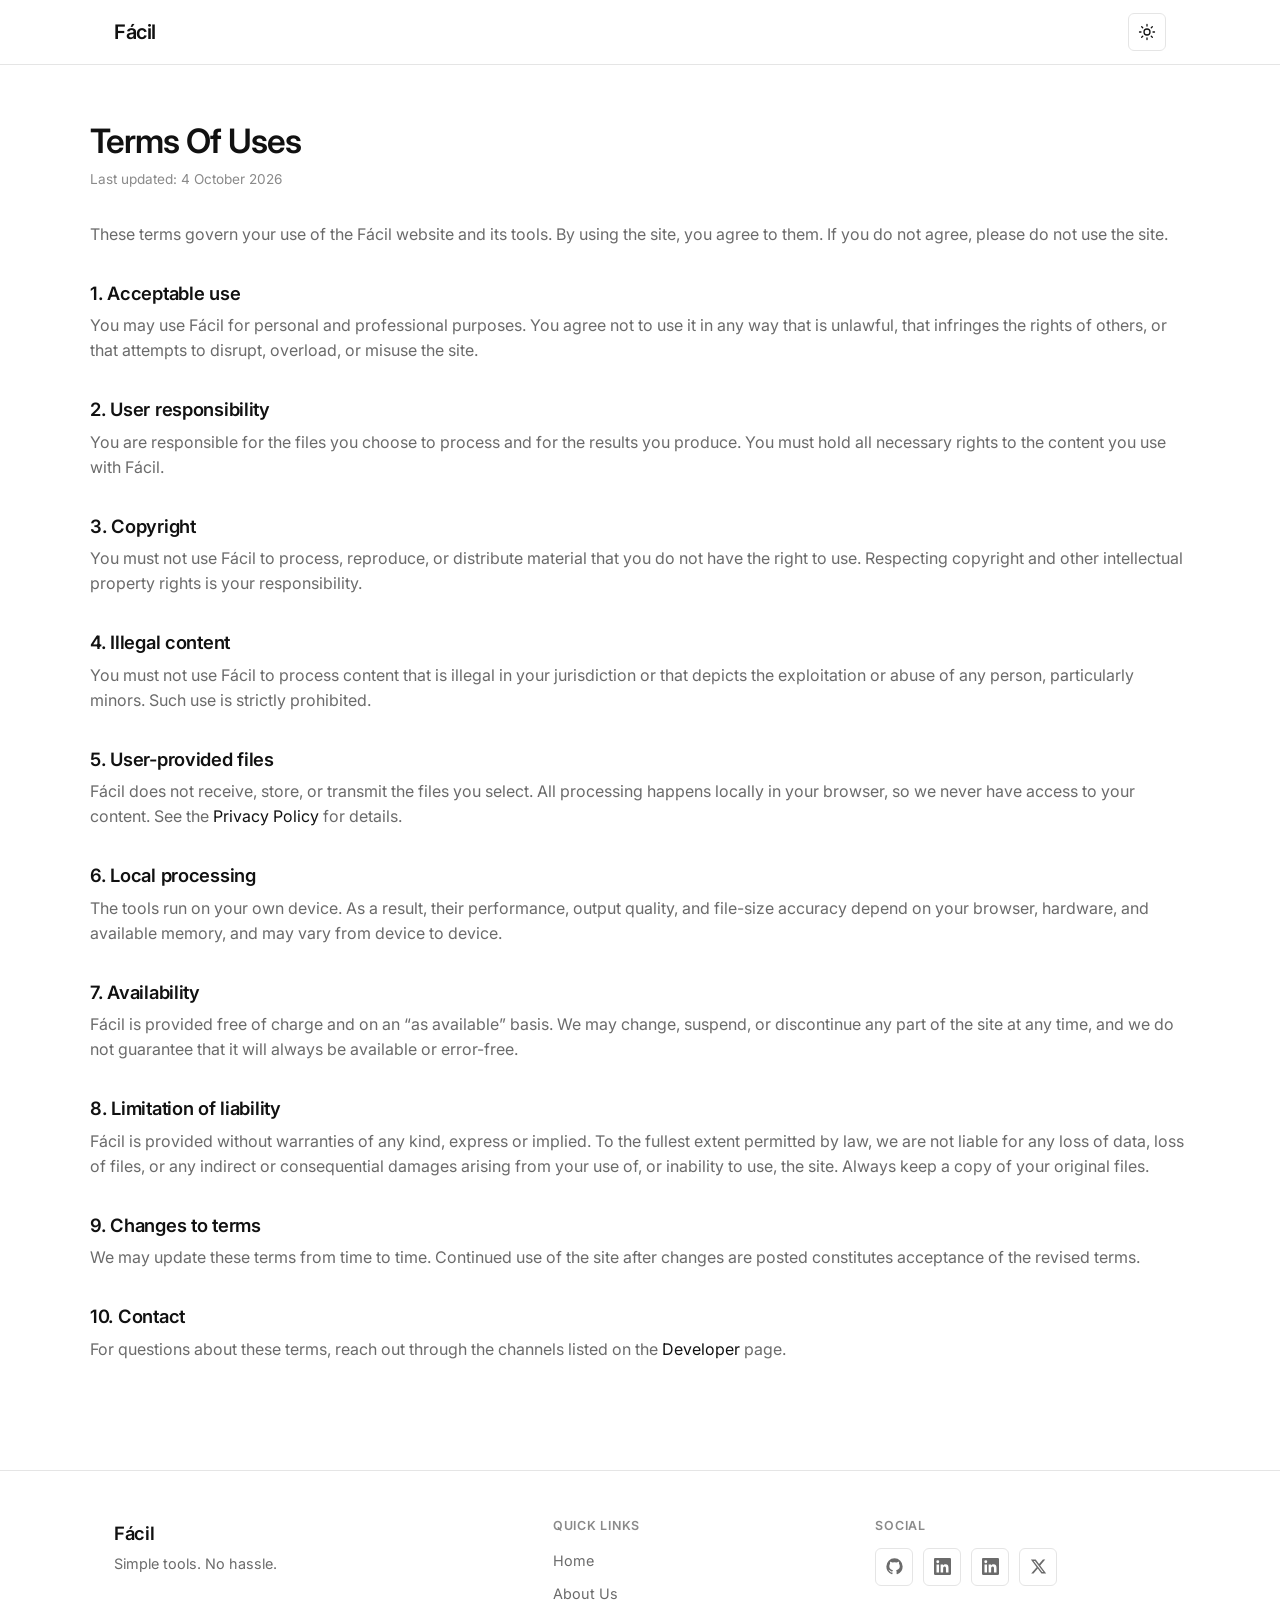
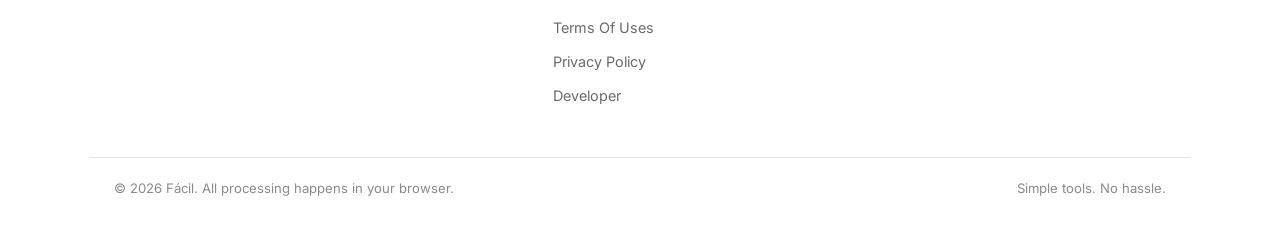
<file: terms.html>
<!DOCTYPE html>
<html lang="en" data-theme="light">
<head>
<meta charset="utf-8">
<meta name="viewport" content="width=device-width, initial-scale=1, viewport-fit=cover">
<meta name="theme-color" content="#ffffff">
<meta name="description" content="Fácil — Terms Of Uses">
<title>Terms Of Uses</title>
<link rel="icon" href="favicon.svg" type="image/svg+xml">
<script>(function(){try{var t=localStorage.getItem("facil-theme");if(!t)t=window.matchMedia("(prefers-color-scheme: dark)").matches?"dark":"light";document.documentElement.setAttribute("data-theme",t);}catch(e){}})();</script>
<link rel="preconnect" href="https://fonts.googleapis.com">
<link rel="preconnect" href="https://fonts.gstatic.com" crossorigin>
<link rel="stylesheet" href="https://fonts.googleapis.com/css2?family=Inter:wght@400;500;600;700&display=swap">
<link rel="stylesheet" href="styles.css">
</head>
<body>
<a class="skip-link" href="#main">Skip to content</a>

<header class="site-header">
  <div class="container header-inner">
    <a class="brand" href="index.html">Fácil</a>
    <button class="icon-btn" id="themeToggle" type="button" aria-label="Toggle dark mode" title="Toggle theme">
      <svg viewBox="0 0 24 24" fill="none" stroke="currentColor" stroke-width="1.7" stroke-linecap="round" stroke-linejoin="round" aria-hidden="true">
        <circle cx="12" cy="12" r="4"></circle>
        <path d="M12 2v2M12 20v2M4.9 4.9l1.4 1.4M17.7 17.7l1.4 1.4M2 12h2M20 12h2M4.9 19.1l1.4-1.4M17.7 6.3l1.4-1.4"></path>
      </svg>
    </button>
  </div>
</header>

<main id="main">
  <div class="container page">
    <h1>Terms Of Uses</h1>
    <p class="updated">Last updated: 4 October 2026</p>

    <p>These terms govern your use of the Fácil website and its tools. By using the site, you agree to them. If you do not agree, please do not use the site.</p>

    <h2>1. Acceptable use</h2>
    <p>You may use Fácil for personal and professional purposes. You agree not to use it in any way that is unlawful, that infringes the rights of others, or that attempts to disrupt, overload, or misuse the site.</p>

    <h2>2. User responsibility</h2>
    <p>You are responsible for the files you choose to process and for the results you produce. You must hold all necessary rights to the content you use with Fácil.</p>

    <h2>3. Copyright</h2>
    <p>You must not use Fácil to process, reproduce, or distribute material that you do not have the right to use. Respecting copyright and other intellectual property rights is your responsibility.</p>

    <h2>4. Illegal content</h2>
    <p>You must not use Fácil to process content that is illegal in your jurisdiction or that depicts the exploitation or abuse of any person, particularly minors. Such use is strictly prohibited.</p>

    <h2>5. User-provided files</h2>
    <p>Fácil does not receive, store, or transmit the files you select. All processing happens locally in your browser, so we never have access to your content. See the <a href="privacy.html">Privacy Policy</a> for details.</p>

    <h2>6. Local processing</h2>
    <p>The tools run on your own device. As a result, their performance, output quality, and file-size accuracy depend on your browser, hardware, and available memory, and may vary from device to device.</p>

    <h2>7. Availability</h2>
    <p>Fácil is provided free of charge and on an “as available” basis. We may change, suspend, or discontinue any part of the site at any time, and we do not guarantee that it will always be available or error-free.</p>

    <h2>8. Limitation of liability</h2>
    <p>Fácil is provided without warranties of any kind, express or implied. To the fullest extent permitted by law, we are not liable for any loss of data, loss of files, or any indirect or consequential damages arising from your use of, or inability to use, the site. Always keep a copy of your original files.</p>

    <h2>9. Changes to terms</h2>
    <p>We may update these terms from time to time. Continued use of the site after changes are posted constitutes acceptance of the revised terms.</p>

    <h2>10. Contact</h2>
    <p>For questions about these terms, reach out through the channels listed on the <a href="developer.html">Developer</a> page.</p>
  </div>
</main>

<footer class="site-footer">
  <div class="container footer-grid">
    <div class="footer-brand">
      <span class="brand">Fácil</span>
      <p>Simple tools. No hassle.</p>
    </div>
    <div class="footer-col">
      <h4>Quick Links</h4>
      <ul>
        <li><a href="index.html">Home</a></li>
        <li><a href="about.html">About Us</a></li>
        <li><a href="terms.html">Terms Of Uses</a></li>
        <li><a href="privacy.html">Privacy Policy</a></li>
        <li><a href="developer.html">Developer</a></li>
      </ul>
    </div>
    <div class="footer-col">
      <h4>Social</h4>
      <div class="socials">
        <a href="https://github.com/ItsNobodyX" target="_blank" rel="noopener noreferrer" aria-label="GitHub: Developer profile">
          <svg viewBox="0 0 24 24" fill="currentColor" aria-hidden="true"><path d="M12 .5A11.5 11.5 0 0 0 .5 12a11.5 11.5 0 0 0 7.86 10.92c.58.1.79-.25.79-.56v-2c-3.2.7-3.88-1.54-3.88-1.54-.53-1.34-1.29-1.7-1.29-1.7-1.05-.72.08-.7.08-.7 1.16.08 1.77 1.2 1.77 1.2 1.03 1.77 2.7 1.26 3.36.96.1-.75.4-1.26.73-1.55-2.55-.29-5.24-1.28-5.24-5.7 0-1.26.45-2.29 1.19-3.1-.12-.29-.52-1.46.11-3.05 0 0 .97-.31 3.18 1.18a11 11 0 0 1 5.8 0c2.2-1.49 3.17-1.18 3.17-1.18.63 1.59.23 2.76.11 3.05.74.81 1.19 1.84 1.19 3.1 0 4.43-2.7 5.4-5.26 5.69.41.36.78 1.06.78 2.14v3.17c0 .31.2.67.8.56A11.5 11.5 0 0 0 23.5 12 11.5 11.5 0 0 0 12 .5Z"/></svg>
        </a>
        <a href="https://www.linkedin.com/in/nikhil-kumar-31b914341" target="_blank" rel="noopener noreferrer" aria-label="Developer Profile: Follow me">
          <svg viewBox="0 0 24 24" fill="currentColor" aria-hidden="true"><path d="M20.45 20.45h-3.56v-5.57c0-1.33-.02-3.04-1.85-3.04-1.85 0-2.13 1.45-2.13 2.94v5.67H9.35V9h3.42v1.56h.05c.48-.9 1.64-1.85 3.37-1.85 3.6 0 4.27 2.37 4.27 5.46v6.28ZM5.34 7.43a2.06 2.06 0 1 1 0-4.13 2.06 2.06 0 0 1 0 4.13ZM7.12 20.45H3.55V9h3.57v11.45ZM22.22 0H1.77C.79 0 0 .77 0 1.73v20.54C0 23.23.79 24 1.77 24h20.45c.98 0 1.78-.77 1.78-1.73V1.73C24 .77 23.2 0 22.22 0Z"/></svg>
        </a>
        <a href="https://www.linkedin.com/company/kimitechnologies/" target="_blank" rel="noopener noreferrer" aria-label="Company Profile: Follow page">
          <svg viewBox="0 0 24 24" fill="currentColor" aria-hidden="true"><path d="M20.45 20.45h-3.56v-5.57c0-1.33-.02-3.04-1.85-3.04-1.85 0-2.13 1.45-2.13 2.94v5.67H9.35V9h3.42v1.56h.05c.48-.9 1.64-1.85 3.37-1.85 3.6 0 4.27 2.37 4.27 5.46v6.28ZM5.34 7.43a2.06 2.06 0 1 1 0-4.13 2.06 2.06 0 0 1 0 4.13ZM7.12 20.45H3.55V9h3.57v11.45ZM22.22 0H1.77C.79 0 0 .77 0 1.73v20.54C0 23.23.79 24 1.77 24h20.45c.98 0 1.78-.77 1.78-1.73V1.73C24 .77 23.2 0 22.22 0Z"/></svg>
        </a>
        <a href="https://x.com/mrnooffline" target="_blank" rel="noopener noreferrer" aria-label="Developer Profile: Follow me">
          <svg viewBox="0 0 24 24" fill="currentColor" aria-hidden="true"><path d="M18.24 2.25h3.31l-7.23 8.26 8.5 11.24h-6.66l-5.22-6.82-5.97 6.82H1.66l7.73-8.84L1.25 2.25h6.83l4.71 6.23 5.45-6.23Zm-1.16 17.52h1.83L7.02 4.13H5.06l12.02 15.64Z"/></svg>
        </a>
      </div>
    </div>
  </div>
  <div class="container footer-bottom">
    <span>© 2026 Fácil. All processing happens in your browser.</span>
    <span>Simple tools. No hassle.</span>
  </div>
</footer>

<script src="script.js" defer></script>
</body>
</html>
</file>
<file: styles.css>
/* Fácil — design system
   Minimal, editorial, monochrome. OpenAI-inspired principles, original assets. */

:root {
  --bg: #ffffff;
  --bg-2: #f7f7f7;
  --surface: #ffffff;
  --border: #e5e5e5;
  --border-strong: #d4d4d4;
  --text: #111111;
  --text-2: #6b6b6b;
  --text-3: #8a8a8a;
  --accent: #111111;
  --accent-text: #ffffff;
  --danger: #b42318;
  --danger-bg: #fef3f2;
  --ok: #067647;
  --focus: #111111;
  --radius: 6px;
  --radius-sm: 4px;
  --maxw: 1100px;
  --header-h: 64px;
  color-scheme: light;
}

html[data-theme="dark"] {
  --bg: #0d0d0d;
  --bg-2: #171717;
  --surface: #171717;
  --border: #2a2a2a;
  --border-strong: #3a3a3a;
  --text: #f5f5f5;
  --text-2: #a0a0a0;
  --text-3: #7d7d7d;
  --accent: #f5f5f5;
  --accent-text: #0d0d0d;
  --danger: #ff9a8f;
  --danger-bg: #2a1614;
  --ok: #7ee2b0;
  --focus: #f5f5f5;
  color-scheme: dark;
}

* { box-sizing: border-box; }

html { -webkit-text-size-adjust: 100%; }

body {
  margin: 0;
  background: var(--bg);
  color: var(--text);
  font-family: "Inter", "Helvetica Neue", Helvetica, Arial, sans-serif;
  font-size: 16px;
  line-height: 1.55;
  font-weight: 400;
  -webkit-font-smoothing: antialiased;
  text-rendering: optimizeLegibility;
}

h1, h2, h3, h4 {
  font-weight: 600;
  line-height: 1.18;
  letter-spacing: -0.015em;
  margin: 0 0 0.5em;
  color: var(--text);
}
h1 { font-size: 2.1rem; letter-spacing: -0.03em; }
h2 { font-size: 1.4rem; }
h3 { font-size: 1.05rem; }
p { margin: 0 0 1em; color: var(--text-2); }
a { color: var(--text); text-decoration: none; }
a:hover { text-decoration: underline; text-underline-offset: 3px; }

.container {
  width: 100%;
  max-width: var(--maxw);
  margin: 0 auto;
  padding: 0 24px;
}

.skip-link {
  position: absolute;
  left: -9999px;
  top: 0;
  background: var(--accent);
  color: var(--accent-text);
  padding: 10px 14px;
  z-index: 100;
  border-radius: var(--radius-sm);
}
.skip-link:focus { left: 12px; top: 12px; }

/* ---------- Header ---------- */
.site-header {
  position: sticky;
  top: 0;
  z-index: 40;
  background: color-mix(in srgb, var(--bg) 88%, transparent);
  backdrop-filter: saturate(180%) blur(10px);
  border-bottom: 1px solid var(--border);
}
.header-inner {
  height: var(--header-h);
  display: flex;
  align-items: center;
  justify-content: space-between;
}
.brand {
  font-size: 1.25rem;
  font-weight: 600;
  letter-spacing: -0.02em;
  color: var(--text);
}
.brand:hover { text-decoration: none; }

.icon-btn {
  display: inline-flex;
  align-items: center;
  justify-content: center;
  width: 38px;
  height: 38px;
  border: 1px solid var(--border);
  background: var(--surface);
  color: var(--text);
  border-radius: var(--radius);
  cursor: pointer;
  padding: 0;
}
.icon-btn:hover { border-color: var(--border-strong); }
.icon-btn svg { width: 18px; height: 18px; }

/* ---------- Buttons ---------- */
.btn {
  display: inline-flex;
  align-items: center;
  justify-content: center;
  gap: 8px;
  min-height: 44px;
  padding: 10px 18px;
  border: 1px solid var(--border-strong);
  background: var(--surface);
  color: var(--text);
  font: inherit;
  font-weight: 500;
  font-size: 0.95rem;
  border-radius: var(--radius);
  cursor: pointer;
  text-align: center;
}
.btn:hover { border-color: var(--text); }
.btn:disabled { opacity: 0.5; cursor: not-allowed; }
.btn-primary {
  background: var(--accent);
  color: var(--accent-text);
  border-color: var(--accent);
}
.btn-primary:hover { border-color: var(--accent); opacity: 0.9; }
.btn-block { width: 100%; }
.btn-sm { min-height: 36px; padding: 6px 12px; font-size: 0.85rem; }

:focus-visible {
  outline: 2px solid var(--focus);
  outline-offset: 2px;
}

/* ---------- Hero ---------- */
.hero { padding: 84px 0 40px; }
.hero h1 {
  font-size: clamp(2.4rem, 7vw, 3.6rem);
  letter-spacing: -0.04em;
  margin-bottom: 12px;
}
.hero .tagline {
  font-size: clamp(1.05rem, 2.5vw, 1.3rem);
  color: var(--text);
  font-weight: 500;
  margin-bottom: 18px;
}
.hero .lead {
  font-size: 1.05rem;
  max-width: 640px;
  color: var(--text-2);
  margin-bottom: 22px;
}
.privacy-line {
  display: inline-flex;
  align-items: center;
  gap: 8px;
  font-size: 0.9rem;
  color: var(--text-2);
  border: 1px solid var(--border);
  border-radius: var(--radius);
  padding: 8px 12px;
  background: var(--bg-2);
}
.privacy-line svg { width: 15px; height: 15px; flex: none; }

/* ---------- Section heads ---------- */
.section-head {
  display: flex;
  align-items: baseline;
  justify-content: space-between;
  gap: 16px;
  margin: 44px 0 18px;
  padding-bottom: 12px;
  border-bottom: 1px solid var(--border);
}
.section-head h2 { margin: 0; }
.section-head p { margin: 0; font-size: 0.9rem; }

/* ---------- Tool grid ---------- */
.tool-grid {
  display: grid;
  grid-template-columns: repeat(3, 1fr);
  gap: 14px;
}
.tool-card {
  display: flex;
  flex-direction: column;
  gap: 6px;
  padding: 22px;
  border: 1px solid var(--border);
  border-radius: var(--radius);
  background: var(--surface);
  color: var(--text);
  cursor: pointer;
  text-align: left;
  font: inherit;
  min-height: 132px;
  transition: border-color 0.15s ease;
}
.tool-card:hover { border-color: var(--text); text-decoration: none; }
.tool-card h3 { margin: 0; font-size: 1rem; }
.tool-card p { margin: 0; font-size: 0.88rem; color: var(--text-2); }
.tool-card .card-arrow { margin-top: auto; color: var(--text-3); font-size: 0.85rem; }

/* ---------- Tool views ---------- */
.tool-view { padding: 40px 0 20px; }
.tool-view[hidden] { display: none; }
.back-link {
  display: inline-flex;
  align-items: center;
  gap: 6px;
  font-size: 0.88rem;
  color: var(--text-2);
  margin-bottom: 18px;
}
.back-link:hover { color: var(--text); }
.tool-view > .container > h1 { font-size: 1.9rem; margin-bottom: 6px; }
.tool-sub { color: var(--text-2); max-width: 660px; margin-bottom: 28px; }

.panel {
  border: 1px solid var(--border);
  border-radius: var(--radius);
  background: var(--surface);
  padding: 22px;
}
.two-col {
  display: grid;
  grid-template-columns: 1fr 1fr;
  gap: 20px;
  align-items: start;
}

/* ---------- Form controls ---------- */
label { font-size: 0.85rem; font-weight: 500; color: var(--text); }
.field { margin-bottom: 18px; }
.field > label { display: block; margin-bottom: 6px; }

input[type="text"],
input[type="number"],
select,
textarea {
  width: 100%;
  font: inherit;
  font-size: 0.95rem;
  color: var(--text);
  background: var(--bg);
  border: 1px solid var(--border-strong);
  border-radius: var(--radius);
  padding: 11px 12px;
}
textarea { resize: vertical; min-height: 120px; font-family: ui-monospace, "SFMono-Regular", Menlo, Consolas, monospace; font-size: 0.82rem; line-height: 1.5; }

input[type="file"] {
  width: 100%;
  font-size: 0.9rem;
  color: var(--text-2);
  background: var(--bg-2);
  border: 1px dashed var(--border-strong);
  border-radius: var(--radius);
  padding: 16px 14px;
  cursor: pointer;
}
input[type="file"]::file-selector-button {
  font: inherit;
  font-weight: 500;
  margin-right: 12px;
  padding: 8px 14px;
  border: 1px solid var(--border-strong);
  border-radius: var(--radius);
  background: var(--surface);
  color: var(--text);
  cursor: pointer;
}

.radio-row, .chip-row { display: flex; flex-wrap: wrap; gap: 8px; }
.chip {
  display: inline-flex;
  align-items: center;
  gap: 7px;
  border: 1px solid var(--border-strong);
  border-radius: var(--radius);
  padding: 9px 14px;
  font-size: 0.9rem;
  cursor: pointer;
  background: var(--surface);
  min-height: 42px;
}
.chip input { accent-color: var(--accent); margin: 0; }
.chip:has(input:checked) { border-color: var(--text); background: var(--bg-2); }

.help { font-size: 0.8rem; color: var(--text-3); margin: 6px 0 0; }

/* ---------- File info ---------- */
.file-info {
  border: 1px solid var(--border);
  border-radius: var(--radius);
  padding: 14px 16px;
  background: var(--bg-2);
  margin-bottom: 18px;
}
.file-info dl { margin: 0; display: grid; grid-template-columns: auto 1fr; gap: 4px 14px; }
.file-info dt { font-size: 0.82rem; color: var(--text-3); }
.file-info dd { margin: 0; font-size: 0.86rem; color: var(--text); word-break: break-word; }
.file-name { font-weight: 500; margin: 0 0 10px; font-size: 0.95rem; color: var(--text); word-break: break-all; }

/* ---------- Preview ---------- */
.preview-box {
  border: 1px solid var(--border);
  border-radius: var(--radius);
  background: var(--bg-2);
  min-height: 180px;
  display: flex;
  align-items: center;
  justify-content: center;
  overflow: hidden;
  padding: 10px;
}
.preview-box img,
.preview-box video { max-width: 100%; max-height: 320px; display: block; border-radius: var(--radius-sm); }
.preview-empty { color: var(--text-3); font-size: 0.88rem; }

/* ---------- Progress ---------- */
.progress-wrap { margin: 18px 0; }
.progress-status { font-size: 0.88rem; color: var(--text-2); margin-bottom: 8px; }
.progress-track {
  height: 8px;
  background: var(--bg-2);
  border: 1px solid var(--border);
  border-radius: 4px;
  overflow: hidden;
}
.progress-bar {
  height: 100%;
  width: 0;
  background: var(--accent);
  transition: width 0.2s ease;
}

/* ---------- Results ---------- */
.result-box {
  border: 1px solid var(--border);
  border-radius: var(--radius);
  padding: 18px;
  margin-top: 18px;
  background: var(--surface);
}
.result-box[hidden] { display: none; }
.result-title { font-weight: 600; margin: 0 0 12px; color: var(--text); font-size: 0.95rem; }
.result-stats { display: grid; grid-template-columns: repeat(2, 1fr); gap: 12px 18px; margin-bottom: 16px; }
.stat { border-left: 2px solid var(--border-strong); padding-left: 12px; }
.stat .k { font-size: 0.76rem; color: var(--text-3); text-transform: uppercase; letter-spacing: 0.04em; }
.stat .v { font-size: 1.05rem; font-weight: 600; color: var(--text); }
.stat .v.ok { color: var(--ok); }

/* ---------- Messages ---------- */
.msg {
  border-radius: var(--radius);
  padding: 12px 14px;
  font-size: 0.88rem;
  margin: 14px 0;
  border: 1px solid var(--border);
  background: var(--bg-2);
  color: var(--text-2);
}
.msg[hidden] { display: none; }
.msg.error { border-color: var(--danger); background: var(--danger-bg); color: var(--danger); }
.msg.warn { border-color: var(--border-strong); color: var(--text); }
.msg.ok { border-color: var(--ok); color: var(--ok); }

/* ---------- Footer ---------- */
.site-footer {
  border-top: 1px solid var(--border);
  margin-top: 72px;
  padding: 48px 0 28px;
  background: var(--bg);
}
.footer-grid {
  display: grid;
  grid-template-columns: 1.4fr 1fr 1fr;
  gap: 32px;
}
.footer-brand .brand { font-size: 1.15rem; }
.footer-brand p { margin: 6px 0 0; font-size: 0.9rem; }
.footer-col h4 {
  font-size: 0.78rem;
  text-transform: uppercase;
  letter-spacing: 0.06em;
  color: var(--text-3);
  margin-bottom: 14px;
}
.footer-col ul { list-style: none; margin: 0; padding: 0; }
.footer-col li { margin-bottom: 9px; }
.footer-col a { font-size: 0.9rem; color: var(--text-2); }
.footer-col a:hover { color: var(--text); }
.socials { display: flex; gap: 10px; }
.socials a {
  display: inline-flex;
  align-items: center;
  justify-content: center;
  width: 38px;
  height: 38px;
  border: 1px solid var(--border);
  border-radius: var(--radius);
  color: var(--text-2);
}
.socials a:hover { border-color: var(--text); color: var(--text); text-decoration: none; }
.socials svg { width: 17px; height: 17px; }
.footer-bottom {
  margin-top: 40px;
  padding-top: 20px;
  border-top: 1px solid var(--border);
  font-size: 0.82rem;
  color: var(--text-3);
  display: flex;
  justify-content: space-between;
  gap: 12px;
  flex-wrap: wrap;
}

/* ---------- Content pages ---------- */
.page { padding: 56px 0 20px; }
.page .container { max-width: 760px; }
.page h1 { margin-bottom: 8px; }
.page .updated { font-size: 0.85rem; color: var(--text-3); margin-bottom: 32px; }
.page h2 { font-size: 1.15rem; margin-top: 36px; }
.page p, .page li { color: var(--text-2); }
.page ul { padding-left: 20px; }
.page li { margin-bottom: 8px; }

/* ---------- Utilities ---------- */
.mt-16 { margin-top: 16px; }
.mt-24 { margin-top: 24px; }
.row { display: flex; gap: 10px; flex-wrap: wrap; }
.spread { display: flex; justify-content: space-between; align-items: center; gap: 10px; flex-wrap: wrap; }
.mono { font-family: ui-monospace, "SFMono-Regular", Menlo, Consolas, monospace; }
.visually-hidden {
  position: absolute; width: 1px; height: 1px; padding: 0; margin: -1px;
  overflow: hidden; clip: rect(0 0 0 0); white-space: nowrap; border: 0;
}
.count-note { font-size: 0.8rem; color: var(--text-3); }

/* ---------- Responsive ---------- */
@media (max-width: 900px) {
  .tool-grid { grid-template-columns: repeat(2, 1fr); }
  .footer-grid { grid-template-columns: 1fr 1fr; }
  .footer-brand { grid-column: 1 / -1; }
}
@media (max-width: 640px) {
  .container { padding: 0 18px; }
  .hero { padding: 52px 0 28px; }
  .tool-grid { grid-template-columns: 1fr; }
  .two-col { grid-template-columns: 1fr; }
  .result-stats { grid-template-columns: 1fr; }
  .footer-grid { grid-template-columns: 1fr; }
  .footer-bottom { flex-direction: column; }
  .btn { width: 100%; }
  .row .btn { width: auto; }
}
</file>
